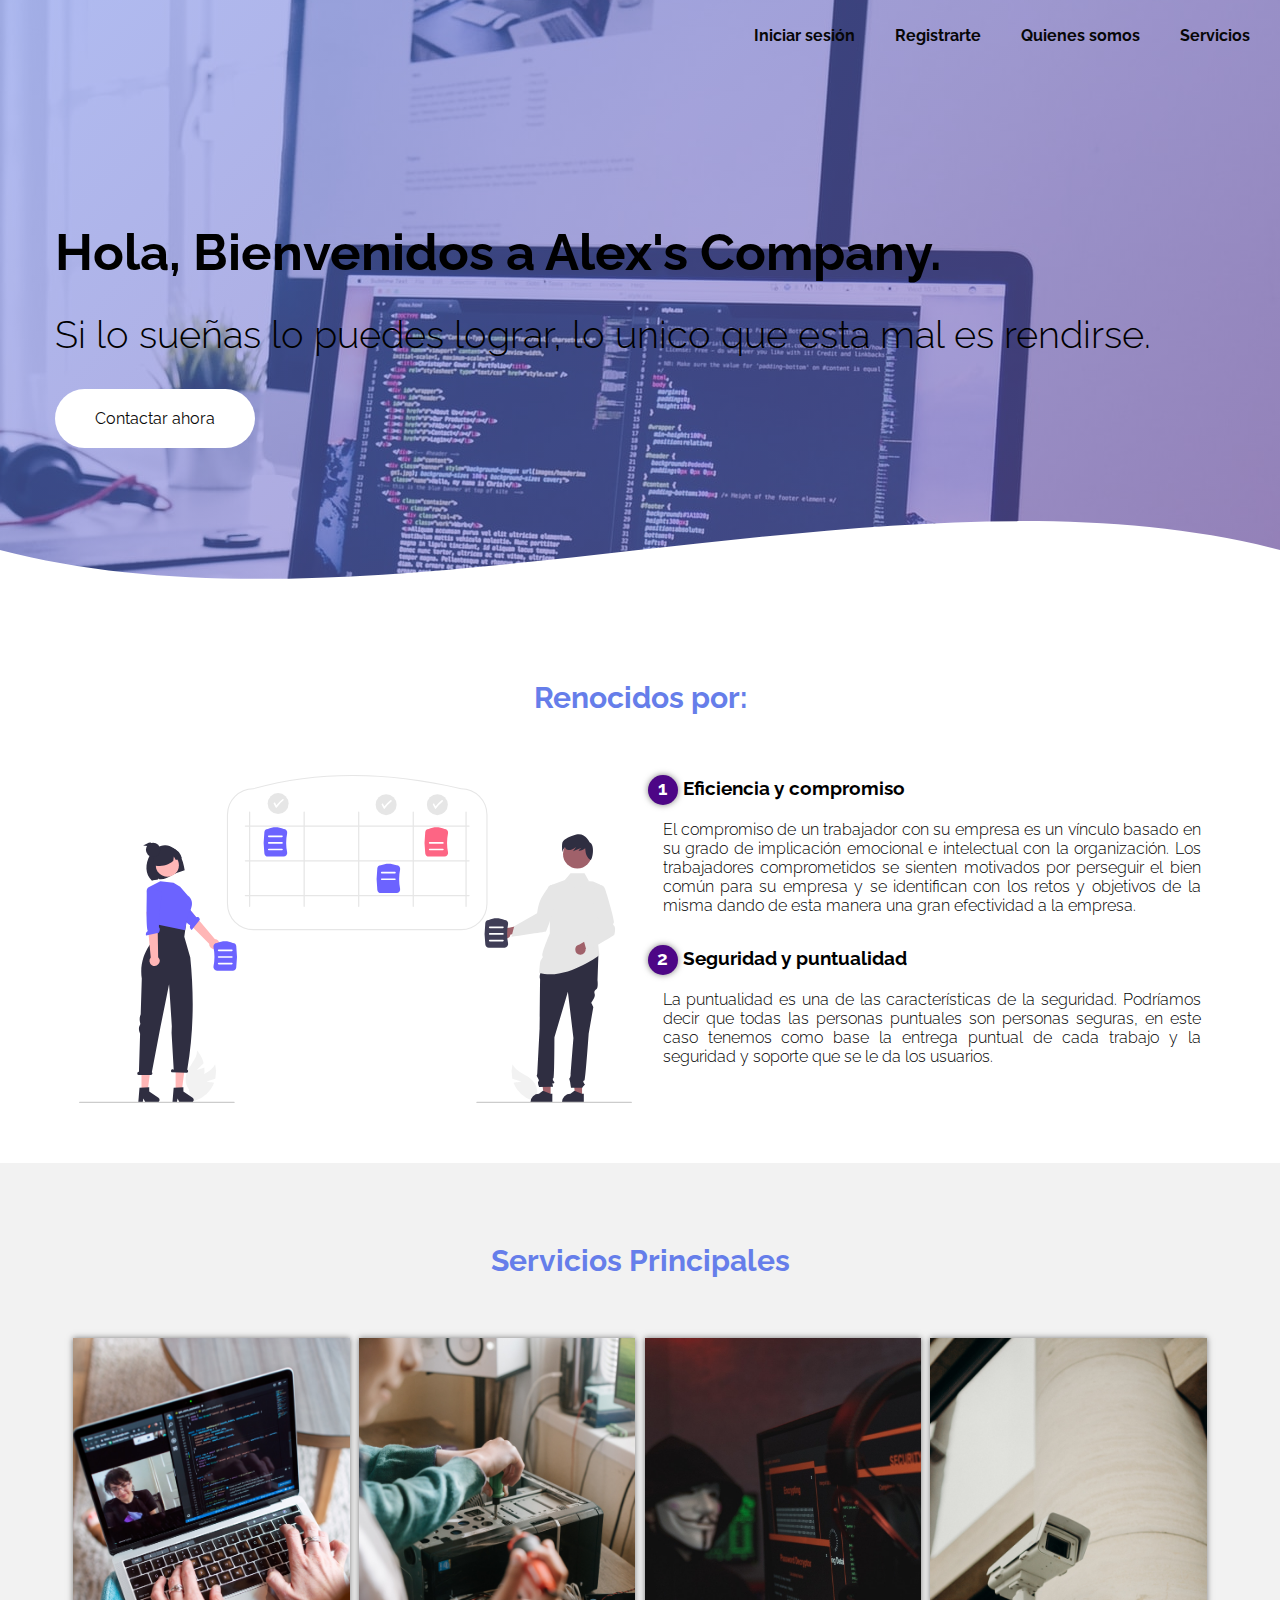
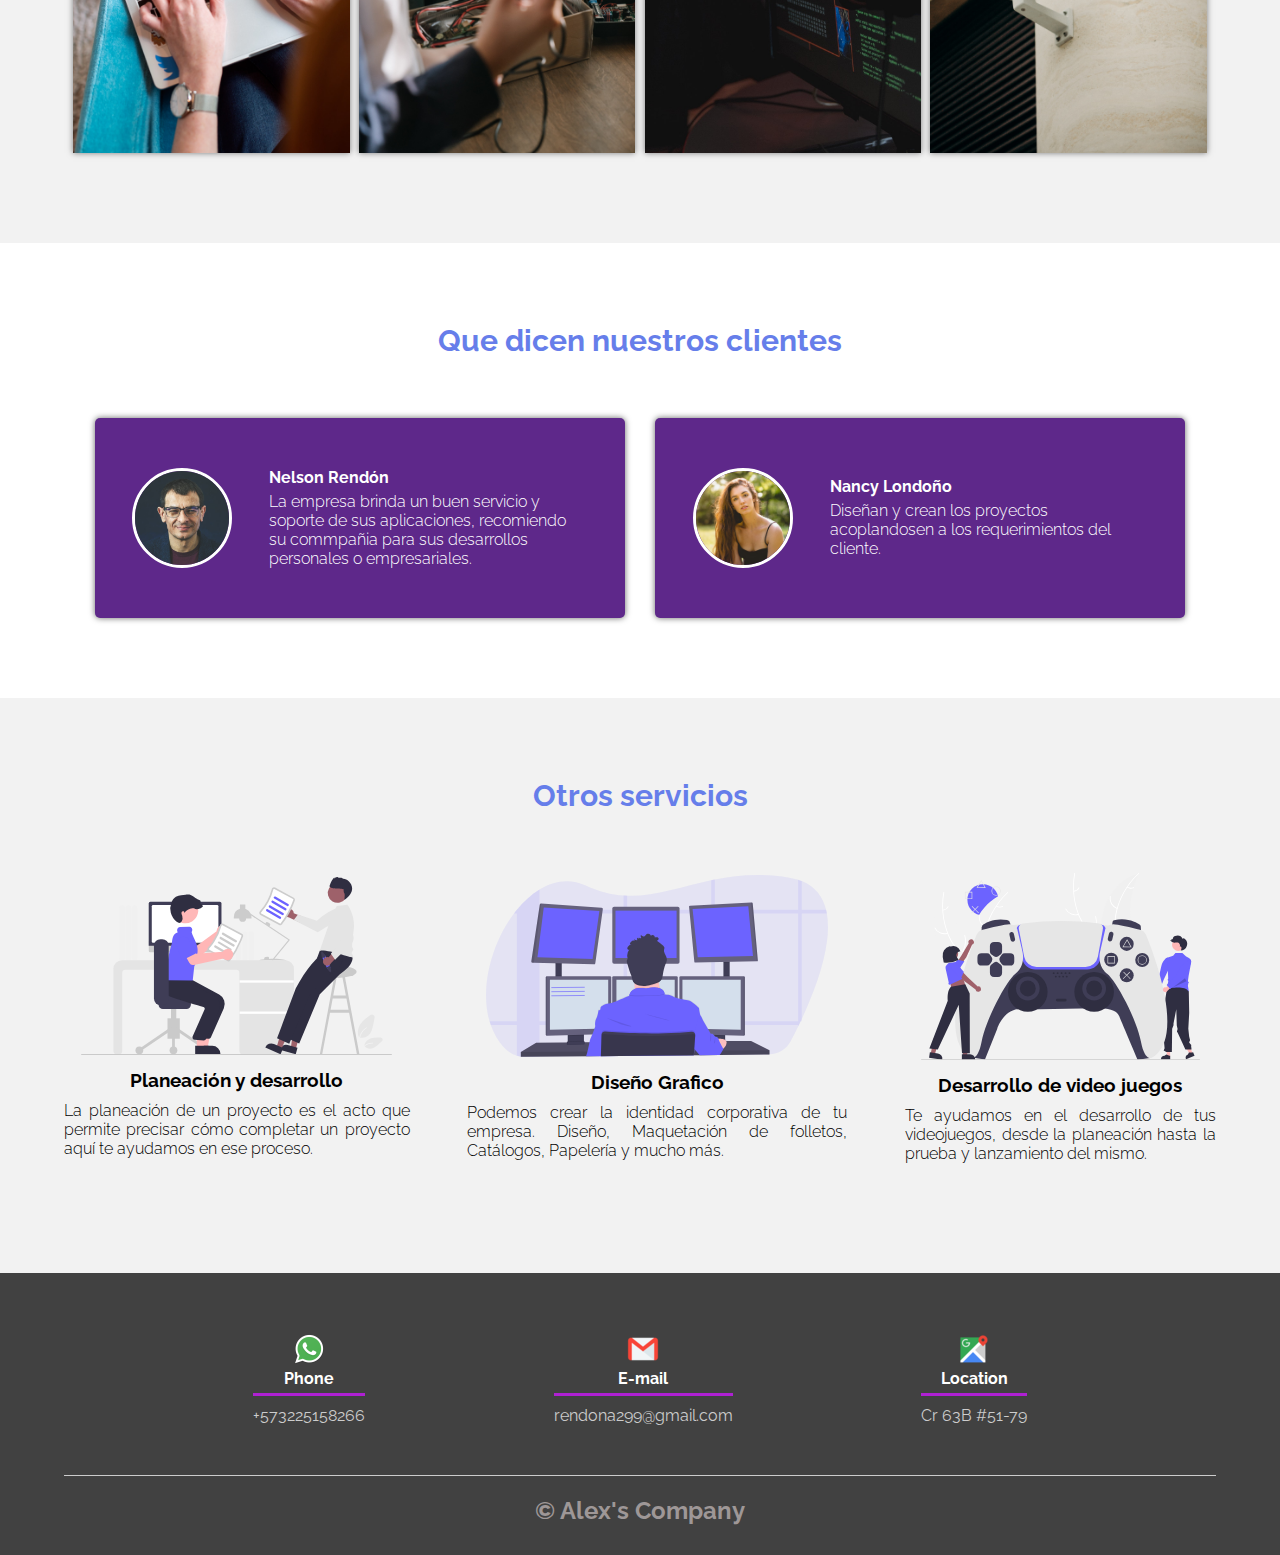
<file: index.html>
<!DOCTYPE html>
<html lang="es">

<head>
    <meta charset="UTF-8">
    <meta name="viewport" content="width=device-width, initial-scale=1.0">
    <meta http-equiv="X-UA-Compatible" content="ie=edge">
    <title>Página web Alex'x company</title>
    <link rel="shortcut icon" href="img/Alex´s Logo.png" type="image/x-icon">
    <link rel="stylesheet" href="css/app.css">
    <link rel="stylesheet" href="login.html">
    
    <!-- <link rel="stylesheet" href="https://stackpath.bootstrapcdn.com/bootstrap/4.3.1/css/bootstrap.min.css" integrity="sha384-ggOyR0iXCbMQv3Xipma34MD+dH/1fQ784/j6cY/iJTQUOhcWr7x9JvoRxT2MZw1T" crossorigin="anonymous"> -->

</head>

<body>
    <header>
        <nav>
            <a href="login.html">Iniciar sesión</a>
            <a href="registro.html">Registrarte</a>
            <a href="QuienesSomos.html">Quienes somos</a>
            <a href="contratarServicio.html">Servicios</a>
            <!-- <a href="#">Contacto</a> -->
        </nav>
        <section class="textos-header">
            <h1>Hola, Bienvenidos a Alex's Company.</h1>
            <h2>Si lo sueñas lo puedes lograr, lo unico que esta mal es rendirse.</h2>
            <a href="contratarServicio.html" class="hero__cta">Contactar ahora</a>
           
        </section>
        <div class="wave" style="height: 150px; overflow: hidden;"><svg viewBox="0 0 500 150" preserveAspectRatio="none"
                style="height: 100%; width: 100%;">
                <path d="M0.00,49.98 C150.00,150.00 349.20,-50.00 500.00,49.98 L500.00,150.00 L0.00,150.00 Z"
                    style="stroke: none; fill: #fff;"></path>
            </svg></div>

    </header>

    <main>
        <section class="contenedor sobre-nosotros">
            <h2 class="titulo">Renocidos por:</h2>
            <div class="contenedor-sobre-nosotros">
                <img src="img/ilustracion7.svg" alt="" class="imagen-about-us">
                <div class="contenido-textos">
                    <h3><span>1</span>Eficiencia y compromiso</h3>
                    <p>El compromiso de un trabajador con su empresa es un vínculo basado en su grado de implicación emocional e intelectual con la organización. Los trabajadores comprometidos se sienten motivados por perseguir el bien común para su empresa y 
                        se identifican con los retos y objetivos de la misma dando de esta manera una gran efectividad a la empresa.</p>
                    <h3><span>2</span>Seguridad y puntualidad</h3>
                    <p>La puntualidad es una de las características de la seguridad. Podríamos decir que todas las personas puntuales son personas seguras, en este caso 
                        tenemos como base la entrega puntual de cada trabajo y la seguridad y soporte que se le da los usuarios.
                    </p>
                </div>
            </div>
        </section>
        <section class="serviciosPrincipales">
            <div class="contenedor">
                <h2 class="titulo">Servicios Principales</h2>
                <div class="galeria-port">
                    <div class="imagen-port">
                        <img src="img/services2.jpg" alt="">
                        <div class="hover-galeria">
                            <img src="img/icono1.png" alt="">
                            <p>Desarrollo de software</p>
                        </div>
                    </div>
                    <div class="imagen-port">
                        <img src="img/services3.jpg" alt="">
                        <div class="hover-galeria">
                            <img src="img/icono1.png" alt="">
                            <p>Mantenimiento de hardware</p>
                        </div>
                    </div>
                    <div class="imagen-port">
                        <img src="img/services4.jpg" alt="">
                        <div class="hover-galeria">
                            <img src="img/icono1.png" alt="">
                            <p>Ciberseguridad</p>
                        </div>
                    </div>
                    <div class="imagen-port">
                        <img src="img/services6.jpg" alt="">
                        <div class="hover-galeria">
                            <img src="img/icono1.png" alt="">
                            <p>Videovigilancia</p>
                        </div>
                    </div>
                </div>
            </div>
                </div>
            </div>
        </section>
        <section class="clientes contenedor">
            <h2 class="titulo">Que dicen nuestros clientes</h2>
            <div class="cards">
                <div class="card">
                    <img src="img/Man.jpg" alt="">
                    <div class="contenido-texto-card">
                        <h4>Nelson Rendón</h4>
                        <p>La empresa brinda un buen servicio y soporte de sus aplicaciones, recomiendo su commpañia para sus desarrollos personales o empresariales.</p>
                    </div>
                </div>
                <div class="card">
                    <img src="img/Woman.jpg" alt="">
                    <div class="contenido-texto-card">
                        <h4>Nancy Londoño</h4>
                        <p>Diseñan y crean los proyectos acoplandosen a los requerimientos del cliente.</p>
                    </div>
                </div>
            </div>
        </section>
        <section class="about-services">
            <div class="contenedor">
                <h2 class="titulo">Otros servicios</h2>
                <div class="servicio-cont">
                    <div class="servicio-ind1">
                        <img src="img/ilustracion10.svg" alt="">
                        <h3>Planeación y desarrollo</h3>
                        <p>La planeación de un proyecto es el acto que permite precisar cómo completar un proyecto aquí te ayudamos en ese proceso.</p>
                    </div>
                    <div class="servicio-ind2">
                        <img src="img/ilustracion8.svg" alt="">
                        <h3>Diseño Grafico</h3>
                        <p>Podemos crear la identidad corporativa de tu empresa. Diseño, Maquetación de folletos, Catálogos,
                            Papelería y mucho más.</p>
                    </div>
                    <div class="servicio-ind3">
                        <img src="img/ilustracion9.svg" alt="">
                        <h3>Desarrollo de video juegos</h3>
                        <p>Te ayudamos en el desarrollo de tus videojuegos, desde la planeación hasta la prueba y lanzamiento del mismo.</p>
                    </div>
                </div>
            </div>
        </section>
    </main>
    <footer>
        <div class="contenedor-footer">
            <div class="content-foo">
                <img src="/img/whpico.png">
                <h4>Phone</h4>
                <p>+573225158266</p>
            </div>
            <div class="content-foo">
                <img src="/img/e-mail.png">
                <h4>E-mail</h4>
                <p>rendona299@gmail.com</p>
            </div>
            <div class="content-foo">
                <img src="/img/location.png" >
                <h4>Location</h4>
                <p>Cr 63B #51-79</p>
            </div>
        </div>
        <h2 class="titulo-final">&copy; Alex's Company</h2>
    </footer>

    <!-- <script src="https://code.jquery.com/jquery-3.3.1.slim.min.js" integrity="sha384-q8i/X+965DzO0rT7abK41JStQIAqVgRVzpbzo5smXKp4YfRvH+8abtTE1Pi6jizo" crossorigin="anonymous"></script> -->
    <!-- <script src="https://cdnjs.cloudflare.com/ajax/libs/popper.js/1.14.7/umd/popper.min.js" integrity="sha384-UO2eT0CpHqdSJQ6hJty5KVphtPhzWj9WO1clHTMGa3JDZwrnQq4sF86dIHNDz0W1" crossorigin="anonymous"></script> -->
    <!-- <script src="https://stackpath.bootstrapcdn.com/bootstrap/4.3.1/js/bootstrap.min.js" integrity="sha384-JjSmVgyd0p3pXB1rRibZUAYoIIy6OrQ6VrjIEaFf/nJGzIxFDsf4x0xIM+B07jRM" crossorigin="anonymous"></script> -->

</body>

</html>
</file>
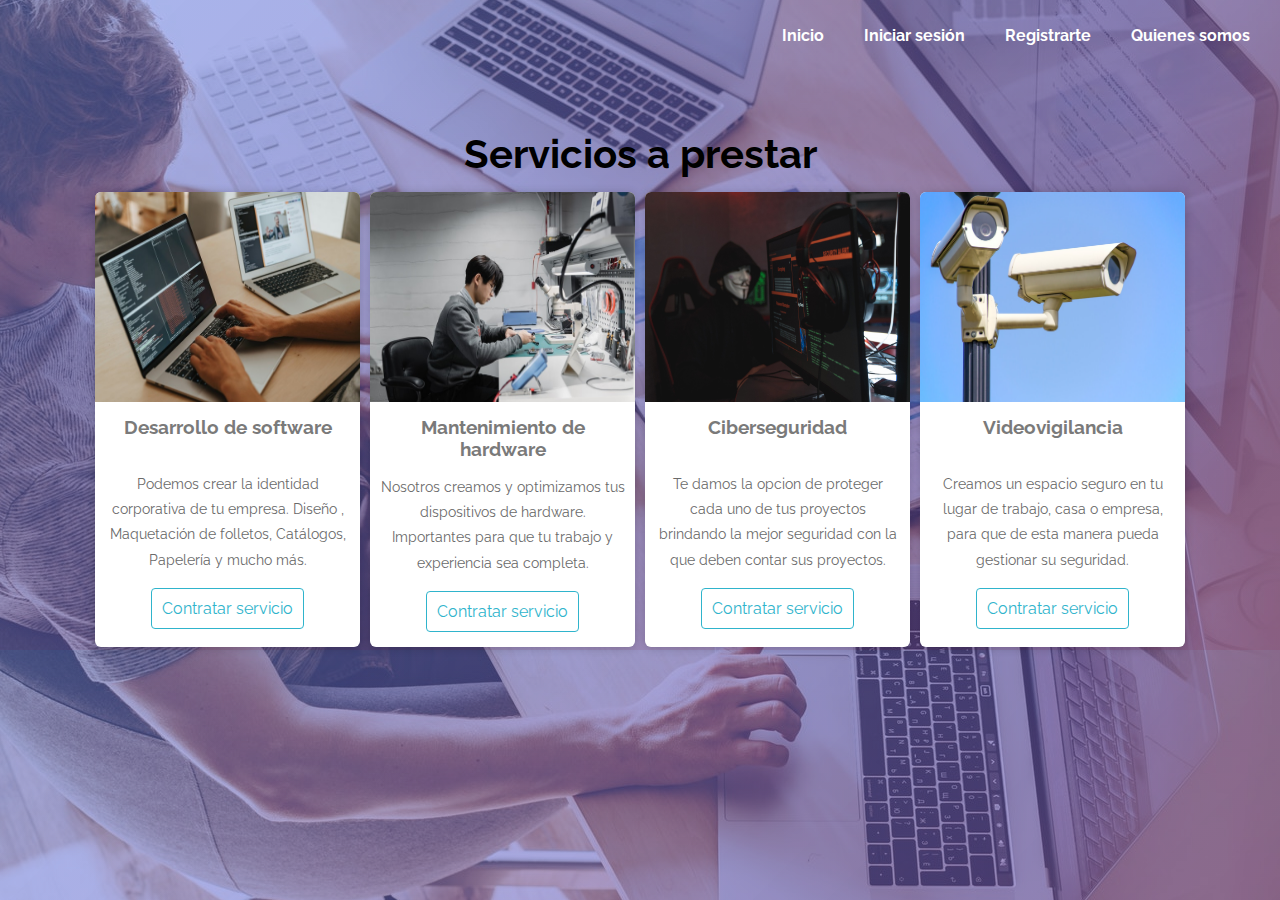
<file: contratarServicio.html>
<!DOCTYPE html>
<html lang="es">

<head>
	<meta charset="UTF-8">
	<meta name="viewport"
		content="width=device-width, user-scalable=no, initial-scale=1.0, maximum-scale=1.0, minimum-scale=1.0">
	<title>Servicios</title>
	<link rel="shortcut icon" href="img/Alex´s Logo.png" type="image/x-icon">
	<link rel="stylesheet" href="/css/stylescontratarservicio.css">
	<link rel="stylesheet" href="img/">

	<!-- JavaScript Bundle with Popper -->
	<!-- <script src="https://cdn.jsdelivr.net/npm/bootstrap@5.1.3/dist/js/bootstrap.bundle.min.js" integrity="sha384-ka7Sk0Gln4gmtz2MlQnikT1wXgYsOg+OMhuP+IlRH9sENBO0LRn5q+8nbTov4+1p" crossorigin="anonymous"></script> -->
	<!-- CSS only -->
	<!-- <link href="https://cdn.jsdelivr.net/npm/bootstrap@5.1.3/dist/css/bootstrap.min.css" rel="stylesheet" integrity="sha384-1BmE4kWBq78iYhFldvKuhfTAU6auU8tT94WrHftjDbrCEXSU1oBoqyl2QvZ6jIW3" crossorigin="anonymous"> -->

</head>


<header>

	<nav>
		<a href="index.html">Inicio</a>
		<a href="login.html">Iniciar sesión</a>
		<a href="registro.html">Registrarte</a>
		<a href="QuienesSomos.html">Quienes somos</a>
		
	</nav>


</header>

<body>

	<div class="title-cards">
		<h2 class="title1">Servicios a prestar</h2>
	</div>
	<div class="container-card">

		<div class="card">
			<figure>
				<img src="/img/contratar1.jpg">
			</figure>
			<div class="contenido-card">
				<h3>Desarrollo de software</h3>
				<br>
				<p>Podemos crear la identidad corporativa de tu empresa. Diseño , Maquetación de folletos, Catálogos,
					Papelería y mucho más.</p>
				<a href="#">Contratar servicio</a>
			</div>
		</div>
		<div class="card">
			<figure>
				<img src="/img/contratar3.jpg">
			</figure>
			<div class="contenido-card">
				<h3>Mantenimiento de hardware</h3>
				<p>Nosotros creamos y optimizamos tus dispositivos de hardware. Importantes para que tu trabajo y experiencia
					sea completa.</p>
				<a href="#">Contratar servicio</a>
			</div>
		</div>
		<div class="card">
			<figure>
				<img src="/img/services4.jpg">
			</figure>
			<div class="contenido-card">
				<h3>Ciberseguridad</h3>
				<br>
				<p>Te damos la opcion de proteger cada uno de tus proyectos brindando la mejor seguridad con
					la que deben contar sus proyectos.
				</p>
				<a href="#">Contratar servicio</a>
			</div>
		</div>

		<div class="card">
			<figure>
				<img src="/img/contratar4.jpg">
			</figure>
			<div class="contenido-card">
				<h3>Videovigilancia</h3>
				<br>
				<p>Creamos un espacio seguro en tu lugar de trabajo, casa o empresa, para que de esta manera pueda
					gestionar su seguridad.
				</p>
				<a href="#">Contratar servicio</a>
			</div>
		</div>


	</div>
	<!--Fin   Tarjetas-->
</body>

</html>
</file>
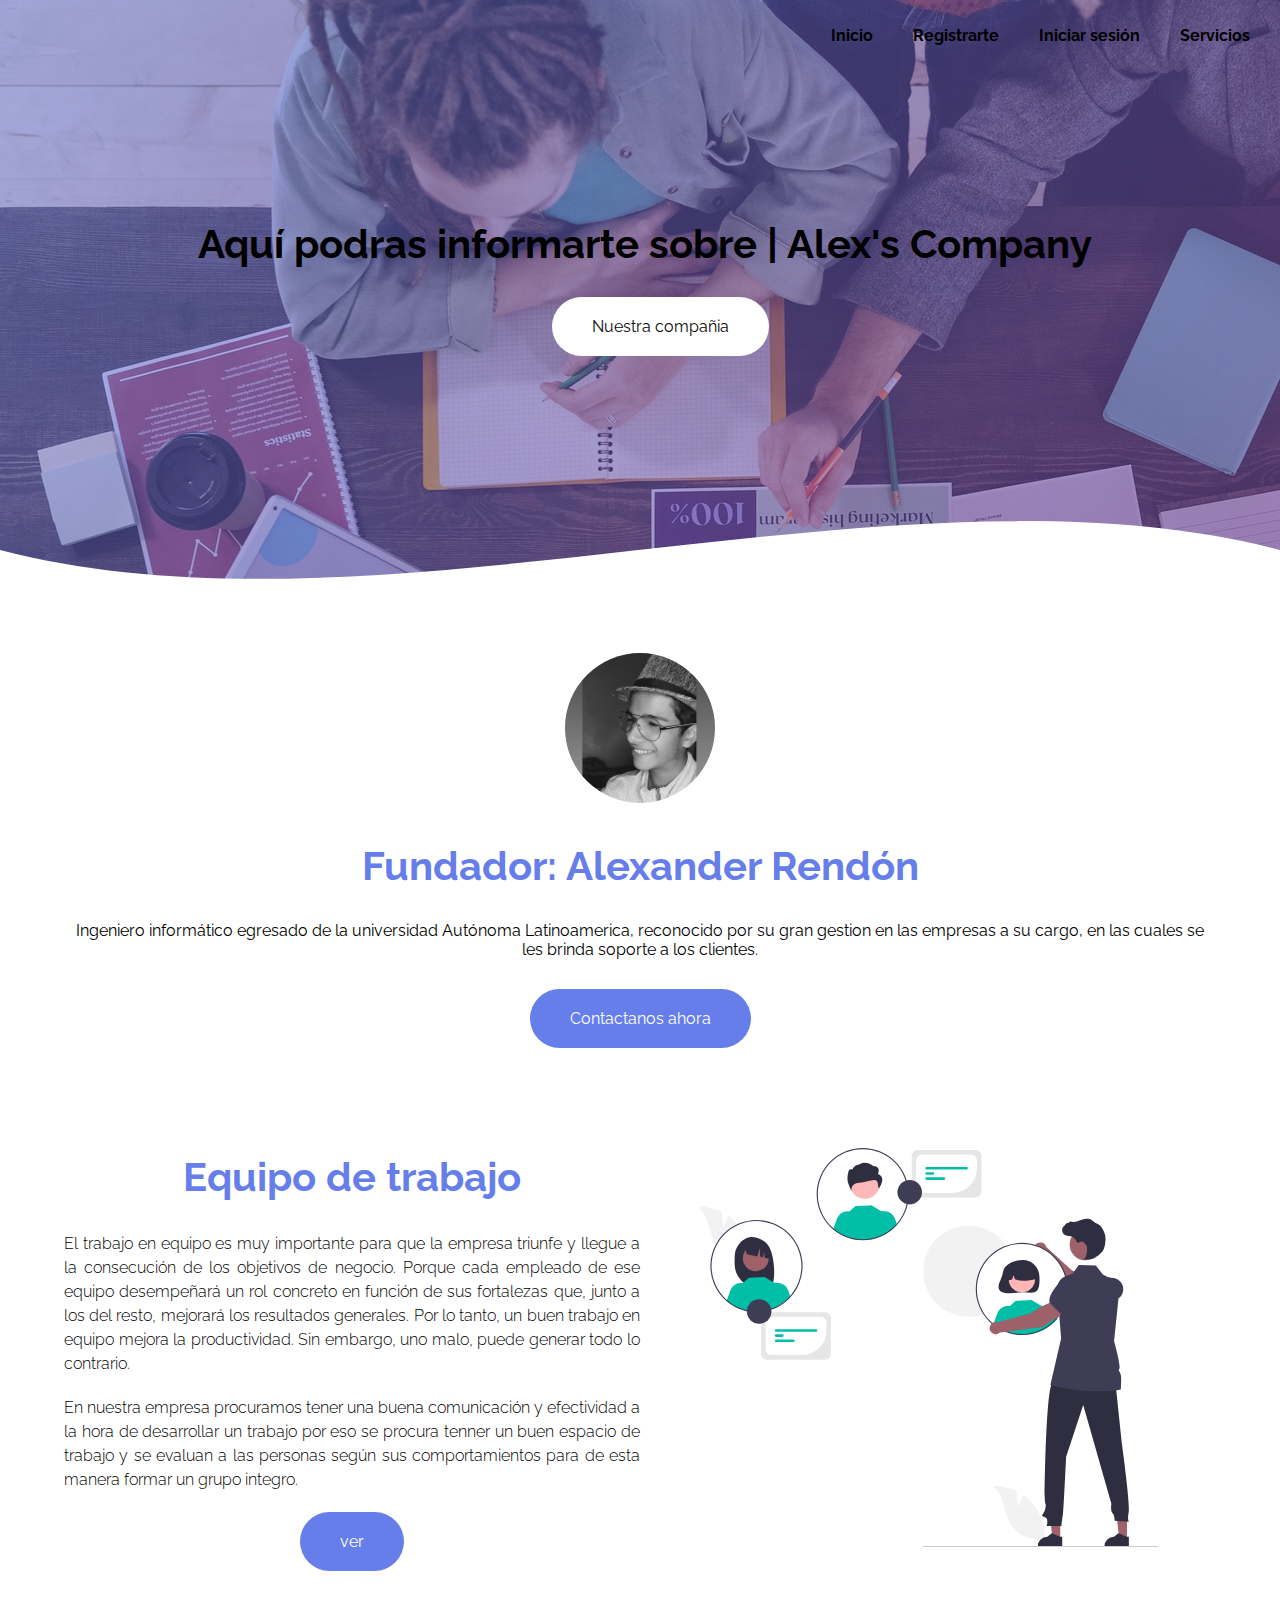
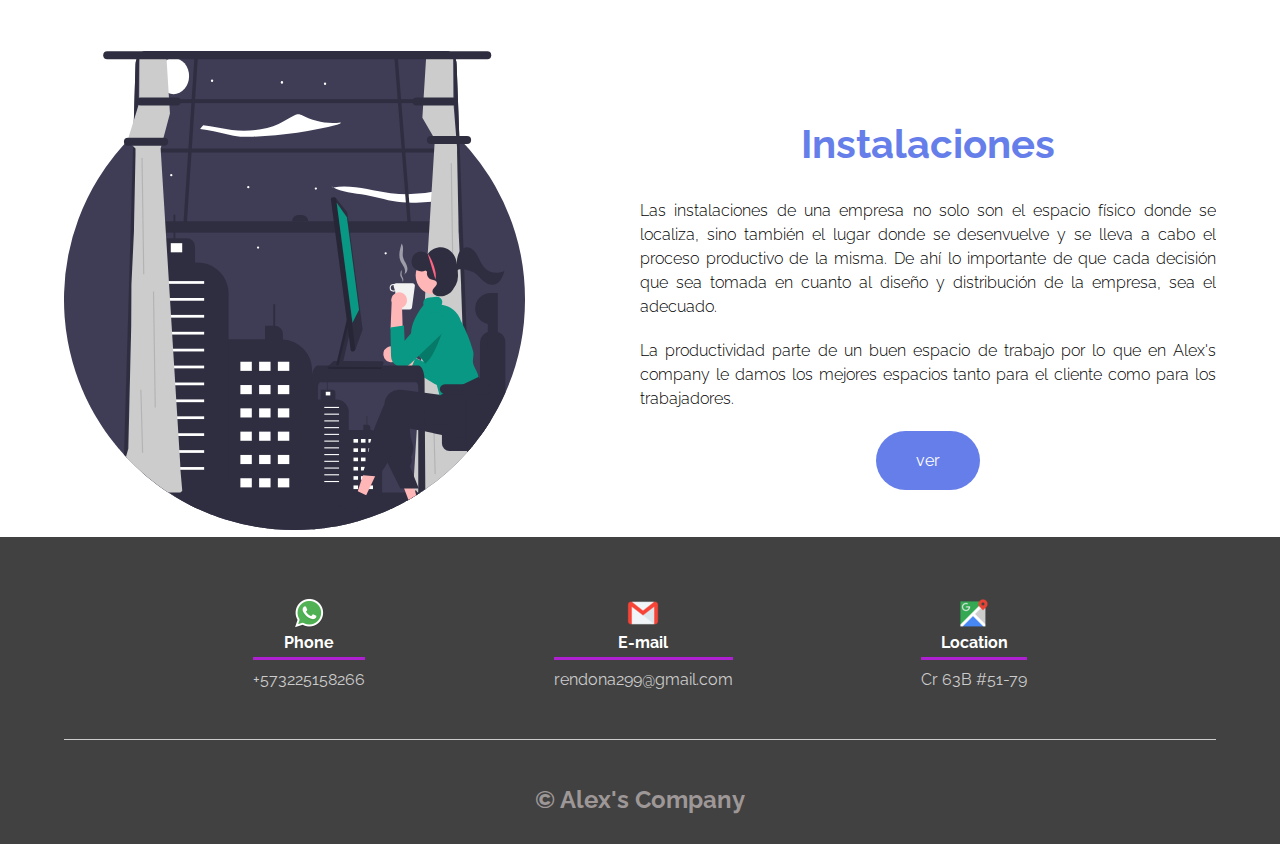
<file: QuienesSomos.html>
<!DOCTYPE html>
<html lang="en">

<head>
    <meta charset="UTF-8">
    <meta name="viewport" content="width=device-width, initial-scale=1.0">
    <meta http-equiv="X-UA-Compatible" content="ie=edge">
    <title>Quienes somos</title>
    <link rel="stylesheet" href="/css/stylesQuienesSomos.css">
    <link rel="shortcut icon" href="favicon.ico" type="image/x-icon">
    <link rel="shortcut icon" href="img/Alex´s Logo.png" type="image/x-icon">

</head>

<body>
    <header>
        <nav class="navPrincipal">

            <a class="mnu" href="index.html">Inicio</a>
            <a class="mnu" href="registro.html">Registrarte</a>
            <a class="mnu" href="login.html">Iniciar sesión</a>
            <a class="mnu" href="contratarServicio.html">Servicios</a>
            <!-- <a href="#">Contacto</a> -->
        </nav>

        <div class="textos">
            <h1>Aquí podras informarte sobre | Alex's Company </h1>
            <a class="atext" href="#" id="abrir">Nuestra compañia</a>
        </div>

        <div class="wave" style="height: 150px; overflow: hidden;"><svg viewBox="0 0 500 150" preserveAspectRatio="none"
                style="height: 100%; width: 100%;">
                <path d="M0.00,49.98 C150.00,150.00 349.20,-50.00 500.00,49.98 L500.00,150.00 L0.00,150.00 Z"
                    style="stroke: none; fill: #fff;"></path>
            </svg></div>

    </header>

    <div id="miModal" class="modal">
        <div class="flex" id="flex">
            <div class="contenido-modal">
                <div class="modal-header flex">
                    <h2 class="h2Modal">Alex's Company</h2>
                    <span class="close" id="close">&times;</span>
                </div>
                <div class="modal-body">
                    <iframe width="375" height="400" src="https://www.youtube.com/embed/Ycs7gq_fRcA"
                        title="YouTube video player" frameborder="0"
                        allow="accelerometer; autoplay; clipboard-write; encrypted-media; gyroscope; picture-in-picture"
                        allowfullscreen></iframe>
                </div>
                <div class="footer">
                    <h3>Alex's Company &copy;</h3>
                </div>
            </div>
        </div>
    </div>

    <script src="/js/main.js"></script>

    <main>
        <div class="containerpresentation">
            <!--Creo mi sección con clase de presemtación-->
            <section class="presentation container">
                <!--Creo mi imagen y mi titulo para esete espacio en especifico-->
                <img src="/img/Alex.jfif" alt="Alex's Company" class="presentation_picture">
                <h2 class="subtitle">Fundador: Alexander Rendón</h2>
                <!--Creo mi parrafo para lo que quiera dar a comunicar-->
                <p class="presentation__copy1">Ingeniero informático egresado de la universidad Autónoma Latinoamerica, reconocido por su gran gestion en las empresas a su cargo, en las cuales se les brinda soporte a los clientes.</p>
                <a href="contratarServicio.html" class="presentation__cta">Contactanos ahora</a>
            </section>

            <!--Creo otras sección para otro contenido.-->
            <section class="about container">
                <div class="about__texts">
                    <h2 class="subtitle">Equipo de trabajo</h2>
                    <p class="about__paragraph">El trabajo en equipo es muy importante para que la empresa triunfe y llegue a la consecución de los objetivos de negocio. Porque cada empleado de ese equipo desempeñará un rol concreto en función de sus fortalezas que, junto a los del resto, mejorará los resultados generales. Por lo tanto, un buen trabajo en equipo mejora la productividad. Sin embargo, uno malo, puede generar todo lo contrario.</p>
                    <p class="about__paragraph">En nuestra empresa procuramos tener una buena comunicación y efectividad a la hora de desarrollar un trabajo por eso se procura tenner un buen espacio de trabajo y se evaluan a las personas según sus comportamientos para de esta manera formar un grupo integro.</p>

                    <!-- <div class="textos1">
                        <a class="atext2" href="#" id="abrir">Ver</a>
                    </div> -->

                    <a href="#MiModal" class="atext2">ver</a>
                    <div id="MiModal" class="Modal">
                        
                      <div class="Modal-Contenido">
                        <div class="modal-header flex">
                            <h2 class="h2Modal2">Equipo de trabajo</h2>
                            <a href="#">&times;</a>
                        </div>
                        <iframe width="560" height="330" src="https://www.youtube.com/embed/5zz5vFRDMWM" title="YouTube video player" frameborder="0" allow="accelerometer; autoplay; clipboard-write; encrypted-media; gyroscope; picture-in-picture" allowfullscreen></iframe>
                        <div class="footer">
                            <h3>Alex's Company &copy;</h3>
                        </div>  
                    </div>
                    
                    </div>
                </div>

                

                <!--Para agregar una imagen-->
                <figure class="about__img">
                    <img src="/img/ilustracion13.svg" alt="Alex's Company" class="about__picture">
                </figure>


                <!--Agrego una imagen hacia la izquuierda-->
                <figure class="about__img about__img--left">
                    <img src="/img/ilustracion14.svg" alt="Alex's Company" class="about__picture">
                </figure>

                <div class="about_texts">
                    <h2 class="subtitle">Instalaciones</h2>
                    <p class="about__paragraph">Las instalaciones de una empresa no solo son el espacio físico donde se localiza, sino también el lugar donde se desenvuelve y se lleva a cabo el proceso productivo de la misma. De ahí lo importante de que cada decisión que sea tomada en cuanto al diseño y distribución de la empresa, sea el adecuado.</p>
                    <p class="about__paragraph">La productividad parte de un buen espacio de trabajo por lo que en Alex's company le damos los mejores espacios tanto para el cliente como para los trabajadores.</p>

                    <!-- <div class="textos2">
                        <a class="atext3" href="#" id="abrir">Ver</a>
                    </div> -->

                    <a href="#MiModal1" class="atext3">ver</a>
                    <div id="MiModal1" class="Modal1">
                        
                      <div class="Modal-Contenido1">
                        <div class="modal-header flex">
                            <h2 class="h2Modal">Instalaciones</h2>
                            <a href="#">&times;</a>
                        </div>
                        <iframe width="560" height="315" src="https://www.youtube.com/embed/6ydX0SQyCLY" title="YouTube video player" frameborder="0" allow="accelerometer; autoplay; clipboard-write; encrypted-media; gyroscope; picture-in-picture" allowfullscreen></iframe>
                          <div class="footer">
                            <h3>Alex's Company &copy;</h3>
                        </div>  
                    </div>
                    </div>
                </div>


                </div>
        </div>

        </section>
    </main>

    <footer>
        <div class="contenedor-footer">
            <div class="content-foo">
                <img src="/img/whpico.png">
                <h4>Phone</h4>
                <p>+573225158266</p>
            </div>
            <div class="content-foo">
                <img src="/img/e-mail.png">
                <h4>E-mail</h4>
                <p>rendona299@gmail.com</p>
            </div>
            <div class="content-foo">
                <img src="/img/location.png" >
                <h4>Location</h4>
                <p>Cr 63B #51-79</p>
            </div>
        </div>
        <h2 class="titulo-final">&copy; Alex's Company</h2>
    </footer>

</body>

</html>
</file>
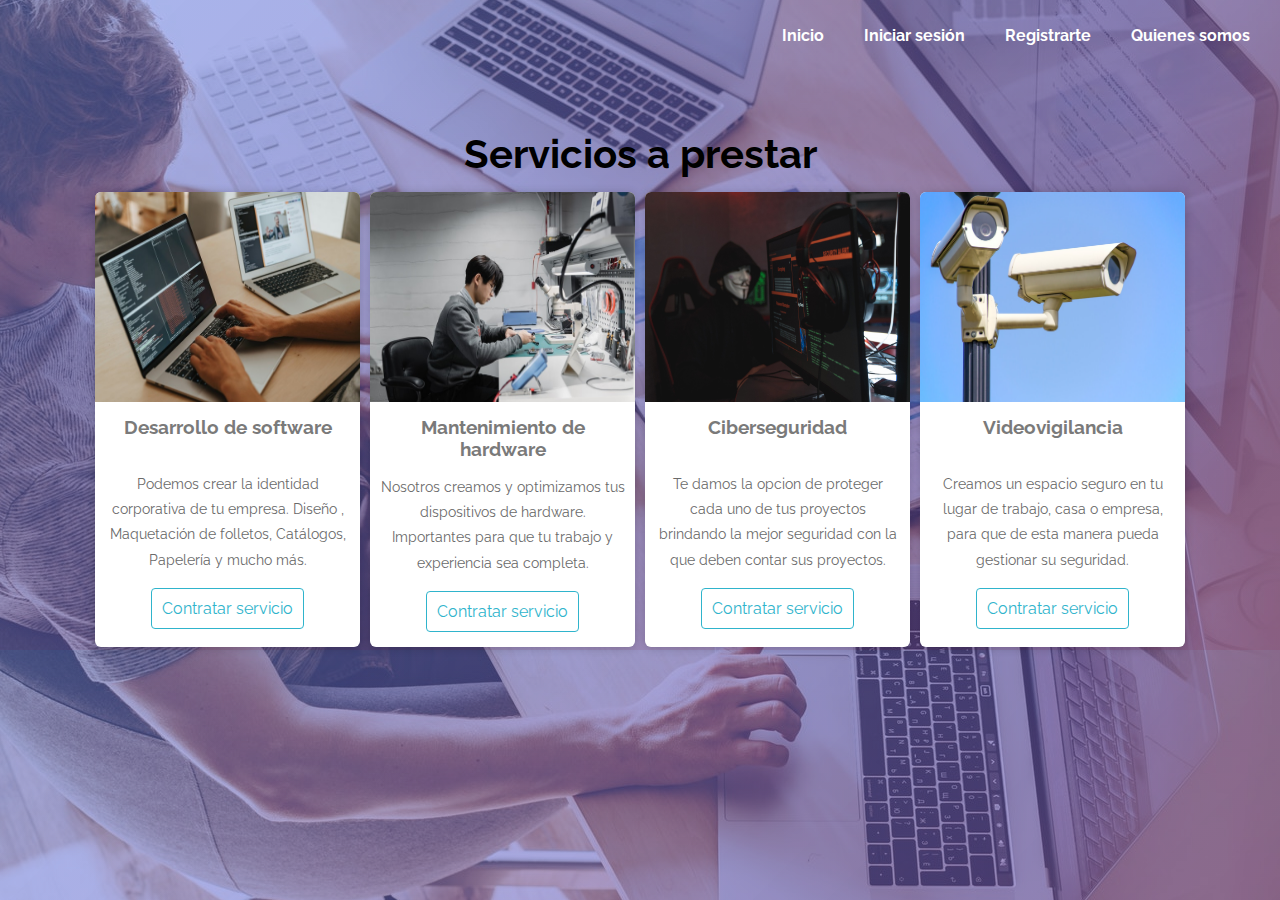
<file: css/Alexander Rendon Londoño/contratarServicio.html>
<!DOCTYPE html>
<html lang="es">

<head>
	<meta charset="UTF-8">
	<meta name="viewport"
		content="width=device-width, user-scalable=no, initial-scale=1.0, maximum-scale=1.0, minimum-scale=1.0">
	<title>Cards - Tarjetas con efecto Hover</title>
	<link rel="stylesheet" href="/css/stylescontratarservicio.css">
	<link rel="stylesheet" href="img/">

	<!-- JavaScript Bundle with Popper -->
	<!-- <script src="https://cdn.jsdelivr.net/npm/bootstrap@5.1.3/dist/js/bootstrap.bundle.min.js" integrity="sha384-ka7Sk0Gln4gmtz2MlQnikT1wXgYsOg+OMhuP+IlRH9sENBO0LRn5q+8nbTov4+1p" crossorigin="anonymous"></script> -->
	<!-- CSS only -->
	<!-- <link href="https://cdn.jsdelivr.net/npm/bootstrap@5.1.3/dist/css/bootstrap.min.css" rel="stylesheet" integrity="sha384-1BmE4kWBq78iYhFldvKuhfTAU6auU8tT94WrHftjDbrCEXSU1oBoqyl2QvZ6jIW3" crossorigin="anonymous"> -->

</head>


<header>

	<nav>
		<a href="index.html">Inicio</a>
		<a href="login.html">Iniciar sesión</a>
		<a href="registro.html">Registrarte</a>
		<a href="QuienesSomos.html">Quienes somos</a>
		
	</nav>


</header>

<body>

	<div class="title-cards">
		<h2 class="title1">Servicios a prestar</h2>
	</div>
	<div class="container-card">

		<div class="card">
			<figure>
				<img src="/img/contratar1.jpg">
			</figure>
			<div class="contenido-card">
				<h3>Desarrollo de software</h3>
				<br>
				<p>Podemos crear la identidad corporativa de tu empresa. Diseño , Maquetación de folletos, Catálogos,
					Papelería y mucho más.</p>
				<a href="#">Contratar servicio</a>
			</div>
		</div>
		<div class="card">
			<figure>
				<img src="/img/contratar3.jpg">
			</figure>
			<div class="contenido-card">
				<h3>Mantenimiento de hardware</h3>
				<p>Nosotros creamos y optimizamos tus dispositivos de hardware. Importantes para que tu trabajo y experiencia
					sea completa.</p>
				<a href="#">Contratar servicio</a>
			</div>
		</div>
		<div class="card">
			<figure>
				<img src="/img/services4.jpg">
			</figure>
			<div class="contenido-card">
				<h3>Ciberseguridad</h3>
				<br>
				<p>Te damos la opcion de proteger cada uno de tus proyectos brindando la mejor seguridad con
					la que deben contar sus proyectos.
				</p>
				<a href="#">Contratar servicio</a>
			</div>
		</div>

		<div class="card">
			<figure>
				<img src="/img/contratar4.jpg">
			</figure>
			<div class="contenido-card">
				<h3>Videovigilancia</h3>
				<br>
				<p>Creamos un espacio seguro en tu lugar de trabajo, casa o empresa, para que de esta manera pueda
					gestionar su seguridad.
				</p>
				<a href="#">Contratar servicio</a>
			</div>
		</div>


	</div>
	<!--Fin   Tarjetas-->
</body>

</html>
</file>
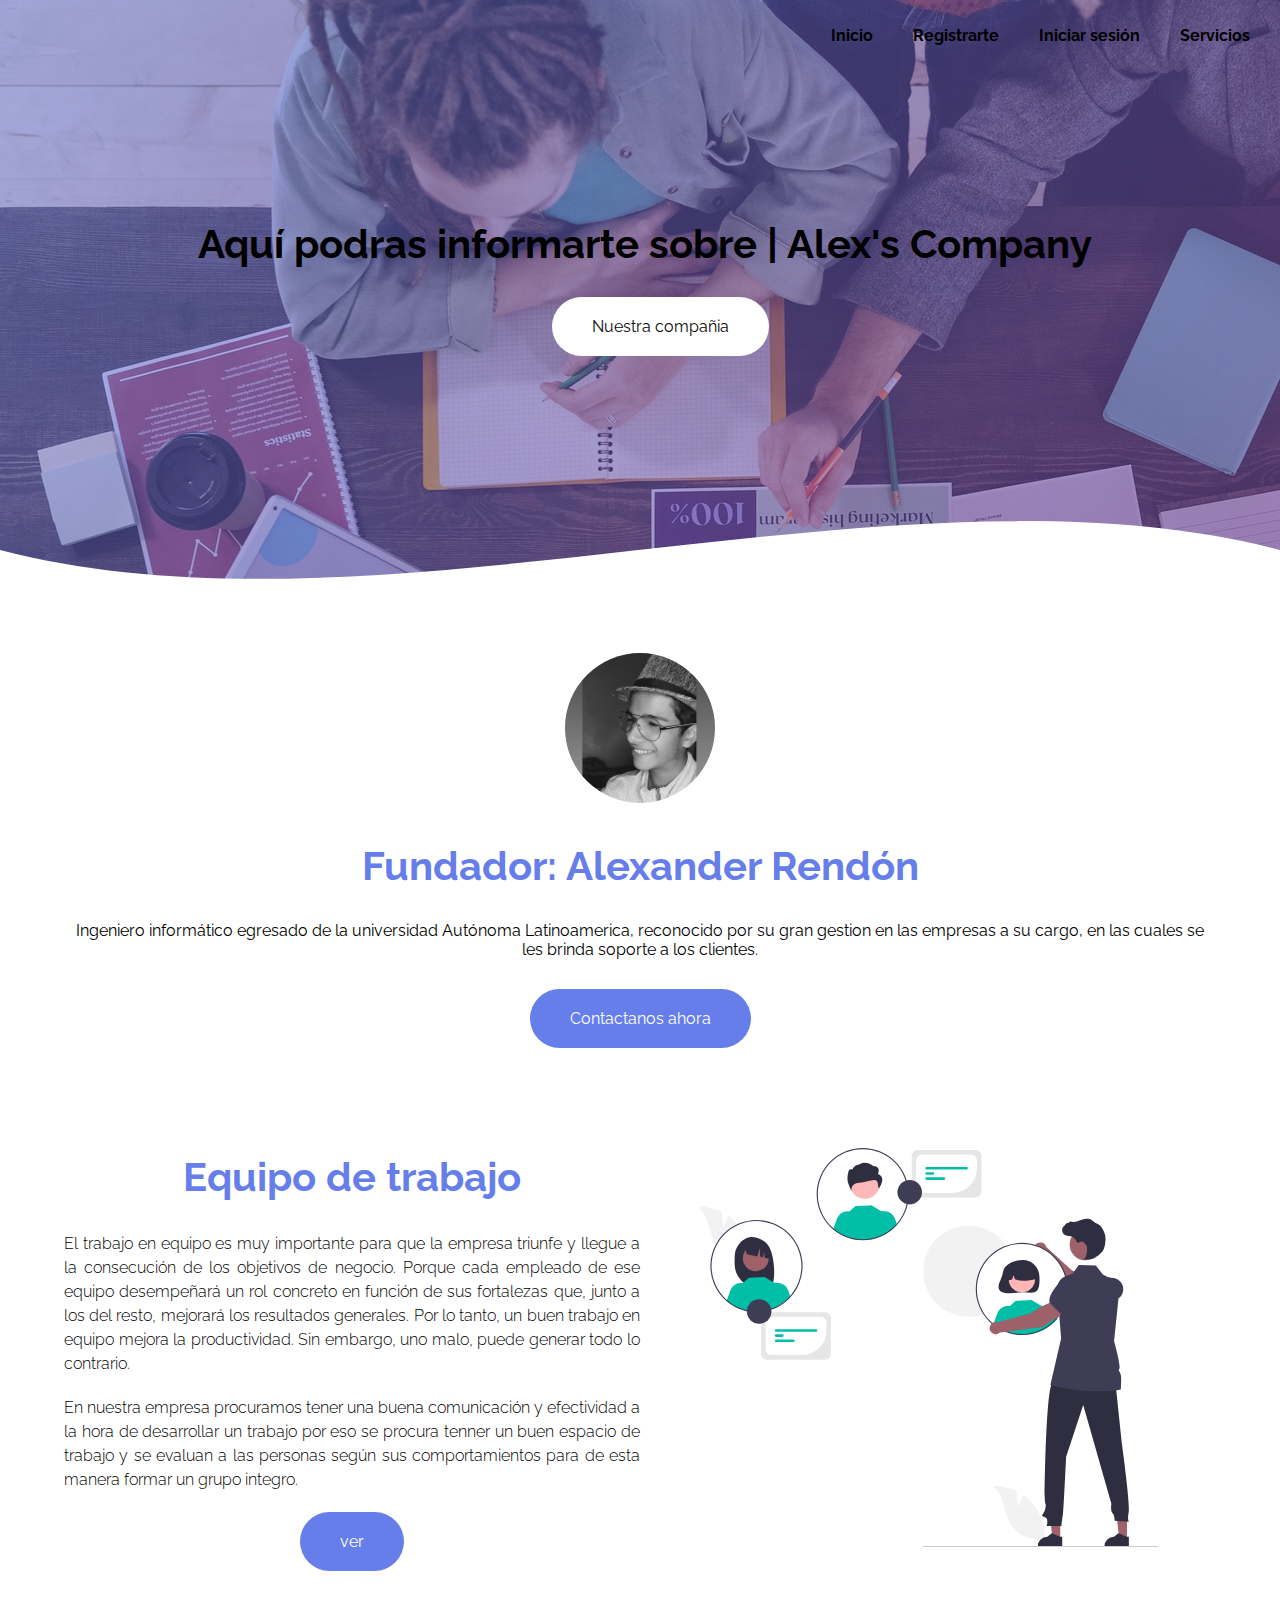
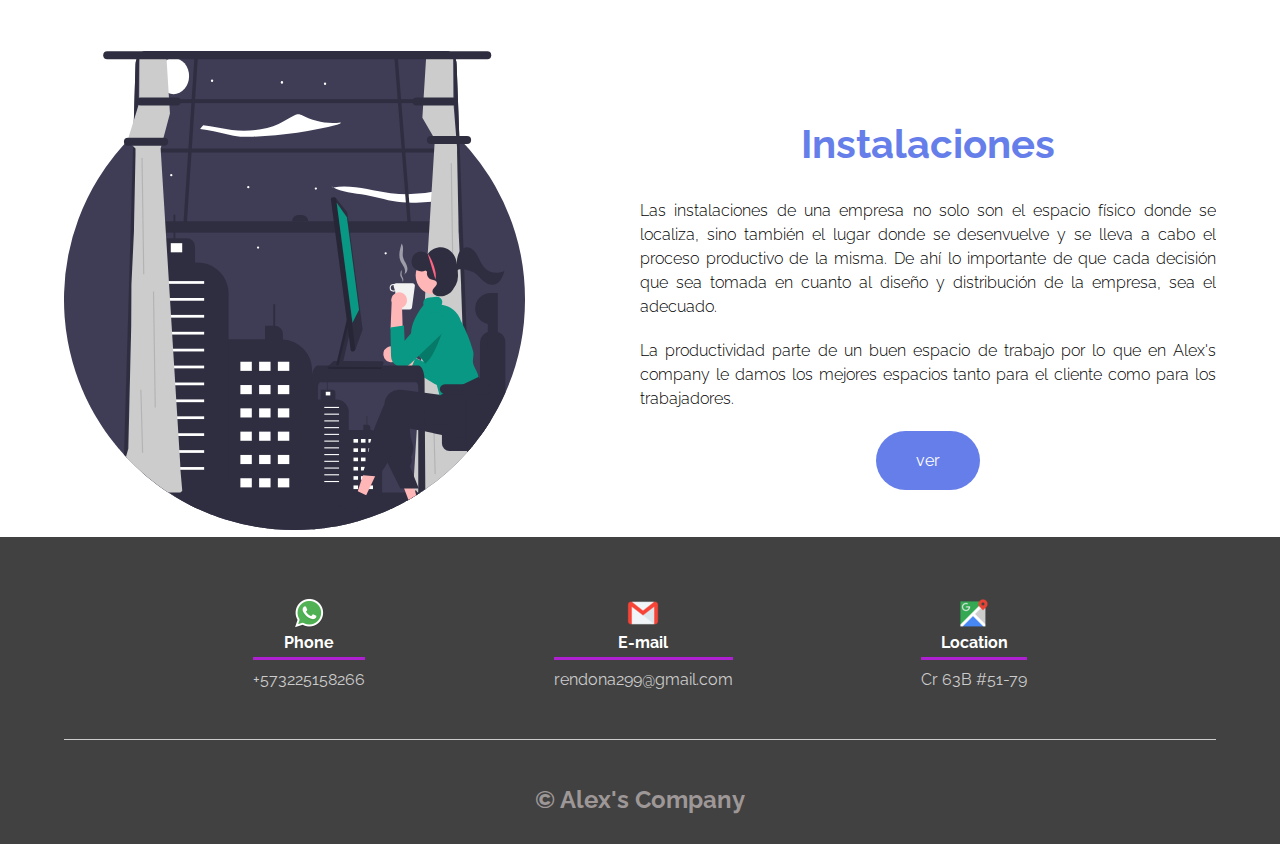
<file: css/Alexander Rendon Londoño/QuienesSomos.html>
<!DOCTYPE html>
<html lang="en">

<head>
    <meta charset="UTF-8">
    <meta name="viewport" content="width=device-width, initial-scale=1.0">
    <meta http-equiv="X-UA-Compatible" content="ie=edge">
    <title>Quienes somos</title>
    <link rel="stylesheet" href="/css/stylesQuienesSomos.css">
    <link rel="shortcut icon" href="favicon.ico" type="image/x-icon">

</head>

<body>
    <header>
        <nav class="navPrincipal">

            <a class="mnu" href="index.html">Inicio</a>
            <a class="mnu" href="registro.html">Registrarte</a>
            <a class="mnu" href="login.html">Iniciar sesión</a>
            <a class="mnu" href="contratarServicio.html">Servicios</a>
            <!-- <a href="#">Contacto</a> -->
        </nav>

        <div class="textos">
            <h1>Aquí podras informarte sobre | Alex's Company </h1>
            <a class="atext" href="#" id="abrir">Nuestra compañia</a>
        </div>

        <div class="wave" style="height: 150px; overflow: hidden;"><svg viewBox="0 0 500 150" preserveAspectRatio="none"
                style="height: 100%; width: 100%;">
                <path d="M0.00,49.98 C150.00,150.00 349.20,-50.00 500.00,49.98 L500.00,150.00 L0.00,150.00 Z"
                    style="stroke: none; fill: #fff;"></path>
            </svg></div>

    </header>

    <div id="miModal" class="modal">
        <div class="flex" id="flex">
            <div class="contenido-modal">
                <div class="modal-header flex">
                    <h2 class="h2Modal">Alex's Company</h2>
                    <span class="close" id="close">&times;</span>
                </div>
                <div class="modal-body">
                    <iframe width="375" height="400" src="https://www.youtube.com/embed/Ycs7gq_fRcA"
                        title="YouTube video player" frameborder="0"
                        allow="accelerometer; autoplay; clipboard-write; encrypted-media; gyroscope; picture-in-picture"
                        allowfullscreen></iframe>
                </div>
                <div class="footer">
                    <h3>Alex's Company &copy;</h3>
                </div>
            </div>
        </div>
    </div>

    <script src="/js/main.js"></script>

    <main>
        <div class="containerpresentation">
            <!--Creo mi sección con clase de presemtación-->
            <section class="presentation container">
                <!--Creo mi imagen y mi titulo para esete espacio en especifico-->
                <img src="/img/Alex.jfif" alt="Alex's Company" class="presentation_picture">
                <h2 class="subtitle">Fundador: Alexander Rendón</h2>
                <!--Creo mi parrafo para lo que quiera dar a comunicar-->
                <p class="presentation__copy1">Ingeniero informático egresado de la universidad Autónoma Latinoamerica, reconocido por su gran gestion en las empresas a su cargo, en las cuales se les brinda soporte a los clientes.</p>
                <a href="contratarServicio.html" class="presentation__cta">Contactanos ahora</a>
            </section>

            <!--Creo otras sección para otro contenido.-->
            <section class="about container">
                <div class="about__texts">
                    <h2 class="subtitle">Equipo de trabajo</h2>
                    <p class="about__paragraph">El trabajo en equipo es muy importante para que la empresa triunfe y llegue a la consecución de los objetivos de negocio. Porque cada empleado de ese equipo desempeñará un rol concreto en función de sus fortalezas que, junto a los del resto, mejorará los resultados generales. Por lo tanto, un buen trabajo en equipo mejora la productividad. Sin embargo, uno malo, puede generar todo lo contrario.</p>
                    <p class="about__paragraph">En nuestra empresa procuramos tener una buena comunicación y efectividad a la hora de desarrollar un trabajo por eso se procura tenner un buen espacio de trabajo y se evaluan a las personas según sus comportamientos para de esta manera formar un grupo integro.</p>

                    <!-- <div class="textos1">
                        <a class="atext2" href="#" id="abrir">Ver</a>
                    </div> -->

                    <a href="#MiModal" class="atext2">ver</a>
                    <div id="MiModal" class="Modal">
                        
                      <div class="Modal-Contenido">
                        <div class="modal-header flex">
                            <h2 class="h2Modal2">Equipo de trabajo</h2>
                            <a href="#">&times;</a>
                        </div>
                        <iframe width="560" height="330" src="https://www.youtube.com/embed/5zz5vFRDMWM" title="YouTube video player" frameborder="0" allow="accelerometer; autoplay; clipboard-write; encrypted-media; gyroscope; picture-in-picture" allowfullscreen></iframe>
                        <div class="footer">
                            <h3>Alex's Company &copy;</h3>
                        </div>  
                    </div>
                    
                    </div>
                </div>

                

                <!--Para agregar una imagen-->
                <figure class="about__img">
                    <img src="/img/ilustracion13.svg" alt="Alex's Company" class="about__picture">
                </figure>


                <!--Agrego una imagen hacia la izquuierda-->
                <figure class="about__img about__img--left">
                    <img src="/img/ilustracion14.svg" alt="Alex's Company" class="about__picture">
                </figure>

                <div class="about_texts">
                    <h2 class="subtitle">Instalaciones</h2>
                    <p class="about__paragraph">Las instalaciones de una empresa no solo son el espacio físico donde se localiza, sino también el lugar donde se desenvuelve y se lleva a cabo el proceso productivo de la misma. De ahí lo importante de que cada decisión que sea tomada en cuanto al diseño y distribución de la empresa, sea el adecuado.</p>
                    <p class="about__paragraph">La productividad parte de un buen espacio de trabajo por lo que en Alex's company le damos los mejores espacios tanto para el cliente como para los trabajadores.</p>

                    <!-- <div class="textos2">
                        <a class="atext3" href="#" id="abrir">Ver</a>
                    </div> -->

                    <a href="#MiModal1" class="atext3">ver</a>
                    <div id="MiModal1" class="Modal1">
                        
                      <div class="Modal-Contenido1">
                        <div class="modal-header flex">
                            <h2 class="h2Modal">Instalaciones</h2>
                            <a href="#">&times;</a>
                        </div>
                        <iframe width="560" height="315" src="https://www.youtube.com/embed/6ydX0SQyCLY" title="YouTube video player" frameborder="0" allow="accelerometer; autoplay; clipboard-write; encrypted-media; gyroscope; picture-in-picture" allowfullscreen></iframe>
                          <div class="footer">
                            <h3>Alex's Company &copy;</h3>
                        </div>  
                    </div>
                    </div>
                </div>


                </div>
        </div>

        </section>
    </main>

    <footer>
        <div class="contenedor-footer">
            <div class="content-foo">
                <img src="/img/whpico.png">
                <h4>Phone</h4>
                <p>+573225158266</p>
            </div>
            <div class="content-foo">
                <img src="/img/e-mail.png">
                <h4>E-mail</h4>
                <p>rendona299@gmail.com</p>
            </div>
            <div class="content-foo">
                <img src="/img/location.png" >
                <h4>Location</h4>
                <p>Cr 63B #51-79</p>
            </div>
        </div>
        <h2 class="titulo-final">&copy; Alex's Company</h2>
    </footer>

</body>

</html>
</file>
<file: css/app.css>
@import url('https://fonts.googleapis.com/css2?family=Raleway:wght@300;400;700&display=swap');

* {
    margin: 0;
    padding: 0;
    box-sizing: border-box;
}

body {
    font-family: 'Raleway';
}

.contenedor {
    padding: 80px 0;
    width: 90%;
    max-width: 1200px;
    margin: 0 auto;
    overflow: hidden;
}

.titulo {
    color: #667eea;
    font-size: 30px;
    text-align: center;
    margin-bottom: 60px;
}

/* Header */

header {
    width: 100%;
    height: 650px;
    background: #bc4e9c;
    /* fallback for old browsers */
    /* background: -webkit-linear-gradient(to right, hsla(340, 95%, 50%, 0.459), hsla(317, 45%, 52%, 0.664)), url(../img/portada1.jpg); */ 
    /* Chrome 10-25, Safari 5.1-6 */
    background: linear-gradient(135deg, #667eea7e 0%, #764ba298 100%), url(../img/imgportada.jpg);
    background-repeat: no-repeat;
    block-size: cover;
    background-attachment: fixed;
    background-position: center;
    position: relative;
}

nav{
    display: flex;
    justify-content: flex-end;
    height: 70px;
    align-items: center;
    font-weight: 700;
    margin-bottom: 50px;
}

nav > a{
    color: rgb(7, 7, 7);
    text-decoration: none;
    margin-right: 20px;
    padding: 10px 15px;
    /*hereda el peso de la fuente*/
    font-weight: inherit;
    padding: 10px;
    position: left;
}

nav > a:hover{
    font-weight: 300;
    justify-content: flex-start;
}

header .textos-header{
    display: flex;
    height: 430px;
    width: 100%;
    align-items: right;
    justify-content: center;
    flex-direction: column;
    text-align: left;
    padding: 10px 15px;
    margin-right: 20px;
    margin-bottom: 50px;
}

.hero__cta {
    display: inline-block;
    background: #fff;
    padding: 20px 40px;
    color: rgb(10, 9, 9);
    text-decoration: none;
    border-radius: 40px;
    padding-bottom: 20px 40px;
    width: max-content;
    margin-left: 40px;
    
}

.textos-header h1{
    font-size: 3.2rem;
    color:rgb(0, 0, 0);
    margin-bottom: 30px;
    margin-left: 40px;
}

.textos-header h2{
    font-size: 2.4rem;
    font-weight: 300;
    color:rgb(0, 0, 0);
    margin-bottom: 32px;
    margin-left: 40px;
}

.wave{
    position: absolute;
    /*Para que se pase a la parte final*/
    bottom: 0;
    left: 0;
    width: 100%;
    height: 100px;
}

/* About us */

main .sobre-nosotros{
    padding: 30px 0 60px 0;
}
.contenedor-sobre-nosotros{
    display: flex;
    justify-content: space-evenly;
}

.imagen-about-us{
    width: 48%;
}

.sobre-nosotros .contenido-textos{
    width: 48%;
}

.contenido-textos h3{
    margin-bottom: 15px;
}

.contenido-textos h3 span{
    background: #4d0686;
    color: #fff;
    border-radius: 50%;
    display: inline-block;
    text-align: center;
    width: 30px;
    height: 30px;
    padding: 2px;
    box-shadow: 0 0 6px 0 rgba(0, 0, 0, .5);
    margin-right: 5px;
}

.contenido-textos p{
    padding: 0px 0px 30px 15px;
    font-weight: 300;
    text-align: justify;
}

/* Galeria */


.serviciosPrincipales{
    background: #f2f2f2;
}

.galeria-port{
    display: flex;
    justify-content: space-evenly;
    flex-wrap: wrap;
}

.imagen-port{
    width: 24%;
    margin-bottom: 10px;
    overflow: hidden;
    position: relative;
    cursor: pointer;
    box-shadow: 0 0 6px 0 rgba(0, 0, 0, .5);
}

.imagen-port > img{
    width: 100%;
    height: 100%;
    object-fit: cover;
    display: block;
}

.hover-galeria{
    position: absolute;
    width: 100%;
    height: 100%;
    top: 0;
    transform: scale(0);
    background: hsla(273,91%,27%, 0.7);
    transition: transform .5s;
    display: flex;
    justify-content: center;
    align-items: center;
    flex-direction: column;
}

.hover-galeria img{
    width: 50px;
}

.hover-galeria p{
    color: #fff;
}

.imagen-port:hover .hover-galeria{
    transform: scale(1);
}

/* Clients */

.cards{
    display: flex;
    justify-content: space-evenly;
}

.cards .card{
    background: #5e288a;
    display: flex;
    width: 46%;
    height: 200px;
    align-items: center;
    justify-content: space-evenly;
    border-radius: 5px;
    box-shadow: 0 0 6px 0 rgba(0, 0, 0, 0.6);
}

.cards .card img{
    width: 100px;
    height: 100px;
    object-fit: cover;
    border: 3px solid #fff;
    border-radius: 50%;
    display: block;
}

.cards .card > .contenido-texto-card{
    width: 60%;
    color: #fff;
}

.cards .card > .contenido-texto-card p{
    font-weight: 300;
    padding-top: 5px;
}

/*  Our team */

.about-services{
    background: #f2f2f2;
    padding-bottom: 30px;
}


.servicio-cont{
    display:flex;
    justify-content: space-between;
    align-items: center;
}

.servicio-ind1{
    width: 30%;
    text-align: center;
}

.servicio-ind1 img{
    width: 90%;
}

.servicio-ind1 h3{
    margin: 10px 0;
}

.servicio-ind1 p{
    font-weight: 300;
    text-align: justify;
}


/*  */

.servicio-ind2{
    width: 33%;
    text-align: center;
}

.servicio-ind2 img{
    width: 90%;
}

.servicio-ind2 h3{
    margin: 10px 0;
}

.servicio-ind2 p{
    font-weight: 300;
    text-align: justify;
}


.servicio-ind3{
    width: 27%;
    text-align: center;
}

.servicio-ind3 img{
    width: 90%;
}

.servicio-ind3 h3{
    margin: 10px 0;
}

.servicio-ind3 p{
    font-weight: 300;
    text-align: justify;
}
/* footer */

footer{
    background: #414141;
    padding: 60px 0 30px 0;
    margin: auto;
    overflow: hidden;
}

.contenedor-footer{
    display: flex;
    width: 90%;
    justify-content: space-evenly;
    margin: auto;
    padding-bottom: 50px;
    border-bottom: 1px solid #ccc;
}

.content-foo{
    text-align: center;
}

.content-foo h4{
    color: #fff;
    border-bottom: 3px solid #af20d3;
    padding-bottom: 5px;
    margin-bottom: 10px;
}

.content-foo p{
    color: #ccc;
}

.titulo-final{
    text-align: center;
    font-size: 24px;
    margin: 20px 0 0 0;
    color: #9e9797;
}

@media screen and (max-width:900px){
    header{
        background-position: center;
    }

    .contenedor-sobre-nosotros{
        flex-direction: column;
        justify-content: center;
        align-items: center;
    }

    .sobre-nosotros .contenido-textos{
        width: 90%;
    }

    .imagen-about-us{
        width: 90%;
    }

    /* Galeria */

    .imagen-port{
        width: 44%;
    }

    /* Clientes */

    .cards{
        flex-direction: column;
        justify-content: center;
        align-items: center;
    }

    .cards .card{
        width: 90%;
    }

    .cards .card:first-child{
        margin-bottom: 30px;
    }

    /* servicios */

    .servicio-cont{
        justify-content: center;
        flex-direction: column;
    }

    .servicio-ind{
        width: 100%;
        text-align: center;
    }

    .servicio-ind:nth-child(1), .servicio-ind:nth-child(2){
        margin-bottom: 60px;
    }

    .servicio-ind img{
        width: 90%;
    }
}

@media screen and (max-width:500px){
    nav{
        text-align: center;
        padding: 30px 0 0 0;
    }

    nav > a{
        margin-right: 5px;
    }

    .textos-header h1{
        font-size: 35px;
    }

    .textos-header h2{
        font-size: 20px;
    }

    /* ABOUT US */

    .imagen-about-us{
        margin-bottom: 60px;
        width: 99%;
    }

    .sobre-nosotros .contenido-textos{
        width: 95%;
    }

    /* Galeria */

    .imagen-port{
        width: 95%;
    }

    /* Clients */

    .cards .card{
        height: 450px;
        display: flex;
        flex-direction: column;
        align-items: center;
    }

    .cards .card img{
        width: 90px;
        height: 90px;
    }

    /* Footer */

    .contenedor-footer{
        flex-direction: column;
        border: none;
    }

    .content-foo{
        margin-bottom: 20px;
        text-align: center;
    }

    .content-foo h4{
        border: none;
    }

    .content-foo p{
        color: #ccc;
        border-bottom: 1px solid #f2f2f2;
        padding-bottom: 20px;
    }

    .titulo-final{
        font-size: 20px;
    }
}
</file>
<file: css/stylescontratarservicio.css>
@import url('https://fonts.googleapis.com/css2?family=Raleway:wght@300;400;700&display=swap');

*{
    margin: 0;
    padding: 0;
    box-sizing: border-box;
    font-family: 'Raleway';

}
/*Cards*/
.container-card{
	width: 100%;
	display: flex;
	max-width: 1100px;
	margin: auto;
}

nav{
    display: flex;
    justify-content: flex-end;
    height: 70px;
    align-items: center;
    font-weight: 700;
    margin-bottom: 50px;
    text-decoration: none;
}

nav > a{
    color: rgb(255, 255, 255);
    text-decoration: none;
    margin-right: 20px;
    padding: 10px 15px;
    /*hereda el peso de la fuente*/
    font-weight: inherit;
    padding: 10px;
    
}

nav > a:hover{
    font-weight: 300;
    justify-content: flex-start;
    text-decoration: none;
    color: black;
}

.title-cards{
	width: 100%;
	max-width: 1080px;
	margin: auto;
	padding: 0px;
	margin-top: 10px;
	text-align: center;
	color: #000000;
	padding: 10px;
}
.card{
	width: 100%;
	margin: 5px;
	border-radius: 6px;
	overflow: hidden;
	background:#fff;
	box-shadow: 0px 1px 10px rgba(0,0,0,0.2);
	transition: all 400ms ease-out;
	cursor: default;
}
.card:hover{
	box-shadow: 5px 5px 20px rgba(0,0,0,0.4);
	transform: translateY(-3%);
}
.card img{
	width: 100%;
	height: 210px;
}
.card .contenido-card{
	padding: 10px;
	text-align: center;
}
.card .contenido-card h3{
	margin-bottom: 15px;
	color: #7a7a7a;
}
.card .contenido-card p{
	line-height: 1.8;
	color: #6a6a6a;
	font-size: 14px;
	margin-bottom: 5px;
}
.card .contenido-card a{
	display: inline-block;
	padding: 10px;
	margin-top: 10px;
	text-decoration: none;
	color: #2fb4cc;
	border: 1px solid #2fb4cc;
	border-radius: 4px;
	transition: all 400ms ease;
	margin-bottom: 5px;
}
.card .contenido-card a:hover{
	background: #2fb4cc;
	color: #fff;
}
@media only screen and (min-width:320px) and (max-width:768px){
	.container-card{
		flex-wrap: wrap;
	}
	.card{
		margin: 15px;
	}
}

body {
    background-repeat: no-repeat;
    background-size: cover;
    background-attachment: fixed;
    width: 100%;
    height: 650px;
    background: #bc4e9c;
    background: linear-gradient(135deg, #667eea7e 0%, #764ba298 100%), url(../img/contratar6.jpg);
    block-size: cover;
    background-position: center;
    position: relative;
    font-family: 'Raleway';
}
/*Fin-Cards*/

.container-cards{
	display:flex;
	flex-wrap: nowrap;
	overflow-x: auto;
}

.title1{
	font-size: 2.5rem;
	border-bottom: 3px;
}
</file>
<file: css/stylesQuienesSomos.css>
@import url('https://fonts.googleapis.com/css2?family=Raleway:wght@300;400;700&display=swap');


*{
	margin:0;
	padding:0;
	box-sizing: border-box;
}

:root {
    /*Le doy los grados con deg y los colores con # si quiero agregar mas colores le doy la terminación en cero y la otra en 100%*/
    /* Creo mi variable blackground y le doy los valores*/
    --background: linear-gradient(135deg, #667eea7e 0%, #764ba298 100%);
    --color-primary: #667eea;
    --color-secondary: #764ba2;
    --botton-padding: 20px 40px;
}

body{
	background: #f2f2f2;
	font-family: 'Raleway';
}

header{
    width: 100%;
    height: 650px;
    background: #bc4e9c;
    background-repeat: no-repeat;
    block-size: cover;
    background-attachment: fixed;
    background-position: center;
    position: relative;
    background: linear-gradient(135deg, #667eea7e 0%, #764ba298 100%), url(../img/services12.jpg);

}

main{
    background: white;
}

.flex{
	width: 100%;
	height:100%;
	display: flex;
	justify-content: space-between;
	align-items: center;
}

.textos{
	padding:100px;
	color: black;
	text-align: center;
}

.atext2{
    padding-top: 10px;
    display: inline-block;
    background: var(--color-primary);
    padding: 20px 40px;
    color: rgb(255, 255, 255);
    text-decoration: none;
    border-radius: 40px;
    padding-bottom: 20px 40px;
    width: max-content;

}

.atext3{
    padding-top: 10px;
    display: inline-block;
    background: var(--color-primary);
    padding: 20px 40px;
    color: rgb(255, 255, 255);
    text-decoration: none;
    border-radius: 40px;
    padding-bottom: 20px 40px;
    width: max-content;
    
}

.wave{
    position: absolute;
    /*Para que se pase a la parte final*/
    bottom: 0;
    left: 0;
    width: 100%;
    height: 100px;
}

.modal{
	display: none;
	position: fixed;
	z-index:1;
	overflow: auto;
	left: 0;
	top:0;
	width: 100%;
	height:100%;
	background: rgba(0, 0, 0, 0.452);
}

.contenido-modal{
	position: relative;
	background-color: #fefefe;
	margin: auto;
	width: 30%;
	box-shadow: 0 0 6px 0 rgba(0, 0, 0, .4);
	animation-name: modal;
	animation-duration: 1s;
    text-align: center;
}
@keyframes modal{
	from{top:-330px; opacity:0;}
	to{top:0; opacity:1;}
    
}
.close{
	color: #f2f2f2;
	font-size:30px;
	font-weight: bold;
}
.close:hover{
	color:#7f8c8d;
	text-decoration: none;
	cursor: pointer;
}

.modal-header, .footer{
	padding: 8px 16px;
	background: linear-gradient(135deg, #667eea7e 0%, #764ba298 100%);
	color:#000000;
    text-align: center;
}

p{
	text-align: justify;
}

.modal-body{
	padding: 20px 16px;
}

@media screen and (max-width:900px){
	.contenido-modal{
		width: 70%;
	}
	.textos{
		padding: 150px;
	}
}

@media screen and (max-width:500px){
	.textos{
		padding:50px;
	}
}

.navPrincipal{
    display: flex;
    justify-content: flex-end;
    height: 70px;
    align-items: center;
    font-weight: 700;
    margin-bottom: 50px;
    text-decoration: none;
}

.mnu{
    color: rgb(0, 0, 0);
    text-decoration: none;
    margin-right: 20px;
    padding: 10px 15px;
    /*hereda el peso de la fuente*/
    font-weight: inherit;
    padding: 10px;
    
}

.mnu:hover{
    font-weight: 300;
    justify-content: flex-start;
    text-decoration: none;
    color: white;
}

.atext{
    padding-top: 10px;
    display: inline-block;
    background: #fff;
    padding: 20px 40px;
    color: rgb(10, 9, 9);
    text-decoration: none;
    border-radius: 40px;
    padding-bottom: 20px 40px;
    width: max-content;
    margin-left: 40px;

}

h1{
	font-size: 40px;
	margin-bottom:20px;
    color:rgb(0, 0, 0);
    margin-bottom: 30px;
    margin-left: 10px;

}

h2{
    
    color: #667eea;
    font-size: 2.5rem;
    margin-bottom: 32px;
    align-items: center;
    padding-top: 25px;
}

.presentation {
    padding-top: 0%;
    text-align: center;
    
}

.presentation_picture{
    width: 150px;
    height: 150px;
    border-radius: 70%;
    margin-bottom: 10px;
    object-fit: cover;
}

.presentation__copy{
    width: 80%;
    margin: 0 auto;
}

.presentation__cta{
    display: inline-block;
    margin-top: 30px;
    background: var(--color-primary);
    color: #fff;
    text-decoration: none;
    padding: var(--botton-padding);
    border-radius: 40px;

}

/* Ahora la parte acerca de la emprea */

.about{
    min-height: 400px;
    display: grid;
    grid-template-columns: 1fr 1fr;
    row-gap: 80px;
    justify-items: center;
    align-items: center;
    padding-top: 80px;
    text-align: center;
    
}

.about__img{
    text-align: center;
}

.about__img--left{
    text-align: left;
}

.about__picture{
    max-width: 80%;
}

.about__paragraph{
    margin-bottom: 20px;
    line-height: 1.5;
    font-weight: 300;

}

.containerpresentation {
    /*Doy un margen, un color y el overflow para esconder lo que salga delñ contenerdor */
    width: 90%;
    margin: 0 auto;
    /*Limita la pagina*/
    overflow: hidden;
    padding: 3px 0;
    max-width: 1200px;
    background: white;
}

    /* Footer */

/* footer */

footer{
    background: #414141;
    padding: 60px 0 30px 0;
    margin: auto;
    overflow: hidden;
}

.contenedor-footer{
    display: flex;
    width: 90%;
    justify-content: space-evenly;
    margin: auto;
    padding-bottom: 50px;
    border-bottom: 1px solid #ccc;
}

.content-foo{
    text-align: center;
}

.content-foo h4{
    color: #fff;
    border-bottom: 3px solid #af20d3;
    padding-bottom: 5px;
    margin-bottom: 10px;
}

.content-foo p{
    color: #ccc;
}

.titulo-final{
    text-align: center;
    font-size: 24px;
    margin: 20px 0 0 0;
    color: #9e9797;
}

@media screen and (max-width:900px){
    header{
        background-position: center;
    }

    .contenedor-sobre-nosotros{
        flex-direction: column;
        justify-content: center;
        align-items: center;
    }

    .sobre-nosotros .contenido-textos{
        width: 90%;
    }

    .imagen-about-us{
        width: 90%;
    }

    /* Galeria */

    .imagen-port{
        width: 44%;
    }

    /* Clientes */

    .cards{
        flex-direction: column;
        justify-content: center;
        align-items: center;
    }

    .cards .card{
        width: 90%;
    }

    .cards .card:first-child{
        margin-bottom: 30px;
    }

    /* servicios */

    .servicio-cont{
        justify-content: center;
        flex-direction: column;
    }

    .servicio-ind{
        width: 100%;
        text-align: center;
    }

    .servicio-ind:nth-child(1), .servicio-ind:nth-child(2){
        margin-bottom: 60px;
    }

    .servicio-ind img{
        width: 90%;
    }
}

@media screen and (max-width:500px){
    nav{
        text-align: center;
        padding: 30px 0 0 0;
    }

    nav > a{
        margin-right: 5px;
    }

    .textos-header h1{
        font-size: 35px;
    }

    .textos-header h2{
        font-size: 20px;
    }

    /* ABOUT US */

    .imagen-about-us{
        margin-bottom: 60px;
        width: 99%;
    }

    .sobre-nosotros .contenido-textos{
        width: 95%;
    }

    /* Galeria */

    .imagen-port{
        width: 95%;
    }

    /* Clients */

    .cards .card{
        height: 450px;
        display: flex;
        flex-direction: column;
        align-items: center;
    }

    .cards .card img{
        width: 90px;
        height: 90px;
    }

    /* Footer */

    .contenedor-footer{
        flex-direction: column;
        border: none;
    }

    .content-foo{
        margin-bottom: 20px;
        text-align: center;
    }

    .content-foo h4{
        border: none;
    }

    .content-foo p{
        color: #ccc;
        border-bottom: 1px solid #f2f2f2;
        padding-bottom: 20px;
    }

    .titulo-final{
        font-size: 20px;
    }
}

.h2Modal{
    color: black;
    text-align: center;
}


/* -------- */


.Modal-Contenido{
    background: rgb(150, 150, 150);
    width:600px;
    padding: 10px 20px ;
    margin: auto;
    position: relative;

  }
  .Modal{
    background-color: rgba(0,0,0,.8);
    position:fixed;
    top:0;
    right:0;
    bottom:0;
    left:0;
    opacity:0;
    pointer-events:none;
    transition: all 1s;
    
  }
  #MiModal:target{
    opacity:1;
    pointer-events:auto;
  }

  .h2Modal2{
    color: black;
    text-align: center;
}
  

.Modal-Contenido1{
    /* background-color:rgb(255, 255, 255); */
    background: rgb(150, 150, 150);
    width:600px;
    padding: 10px 20px ;
    margin: auto;
    position: relative;

  }
  .Modal1{
    background-color: rgba(0,0,0,.8);
    position:fixed;
    top:0;
    right:0;
    bottom:0;
    left:0;
    opacity:0;
    pointer-events:none;
    transition: all 1s;
    
  }
  #MiModal1:target{
    opacity:1;
    pointer-events:auto;
  }

  .h2Modal2{
    color: black;
    text-align: center;
}
  
.presentation__copy1{
    text-align: center;
}
</file>
